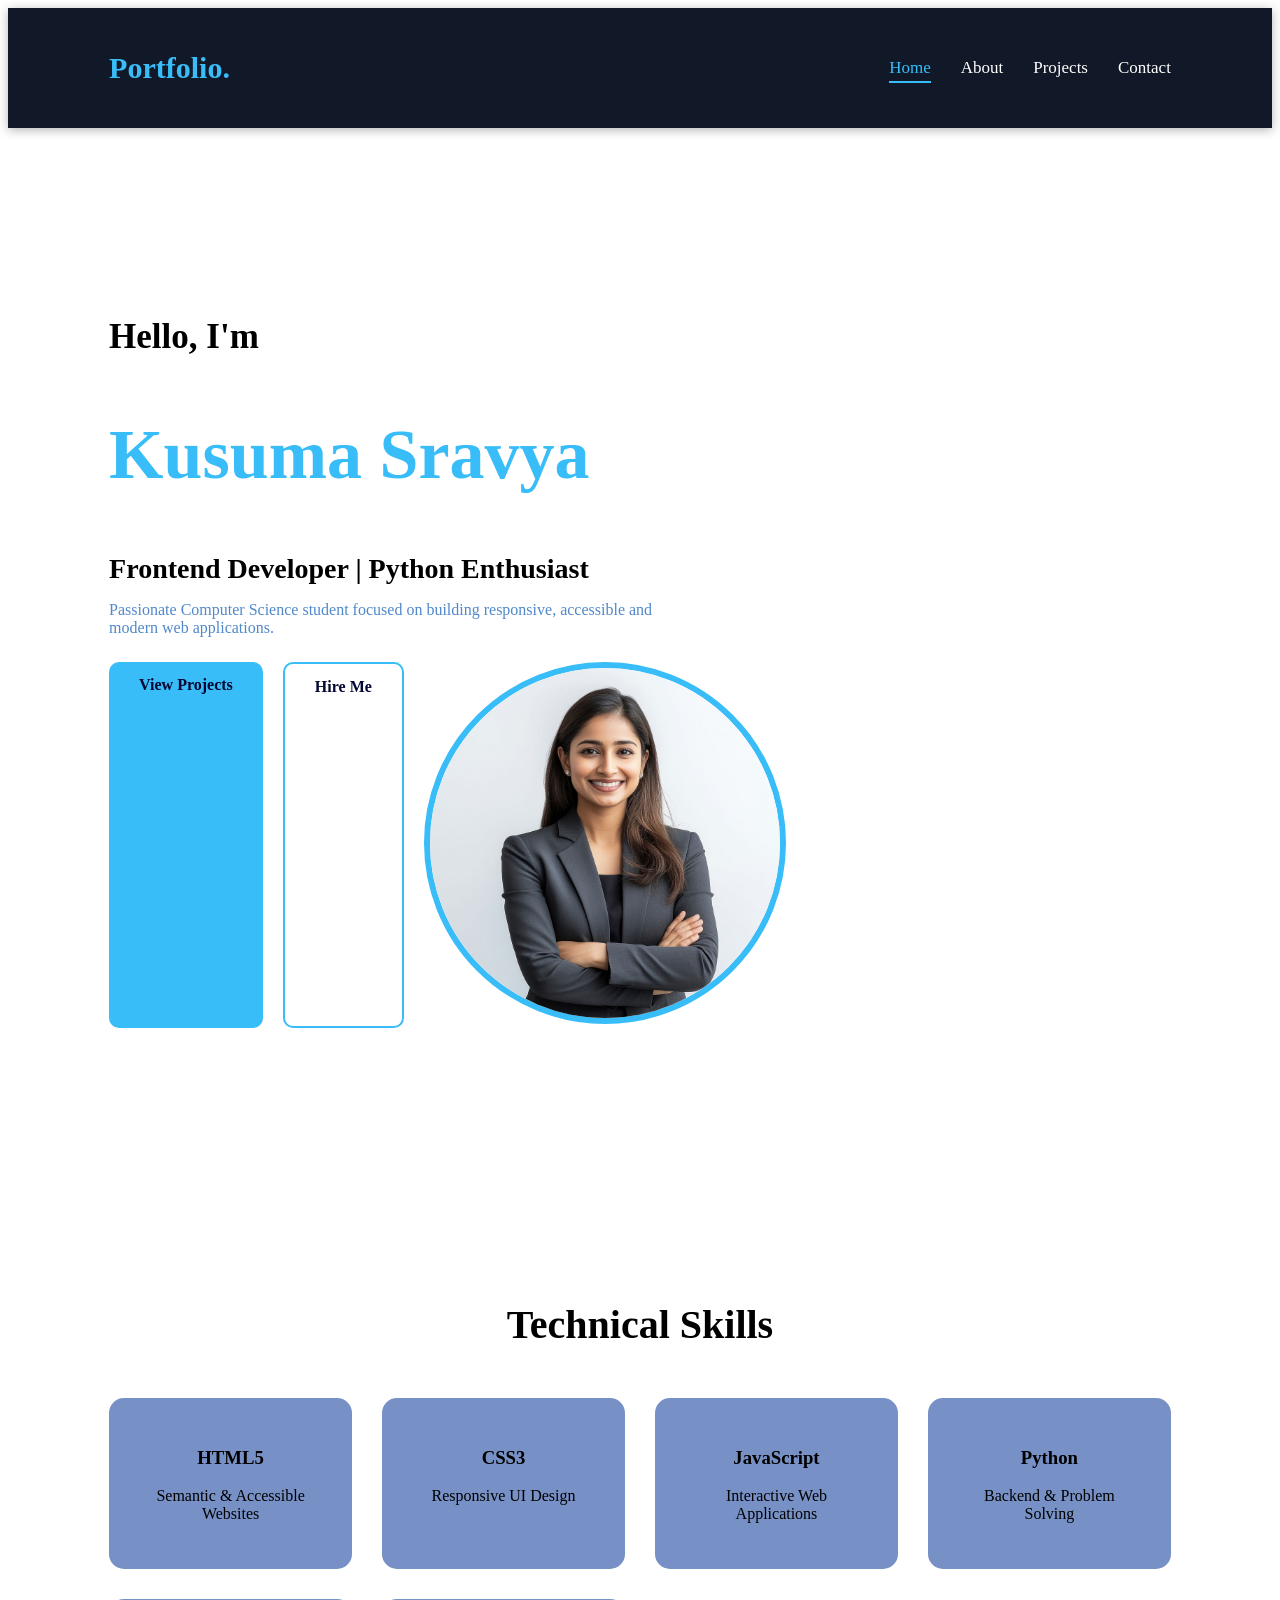
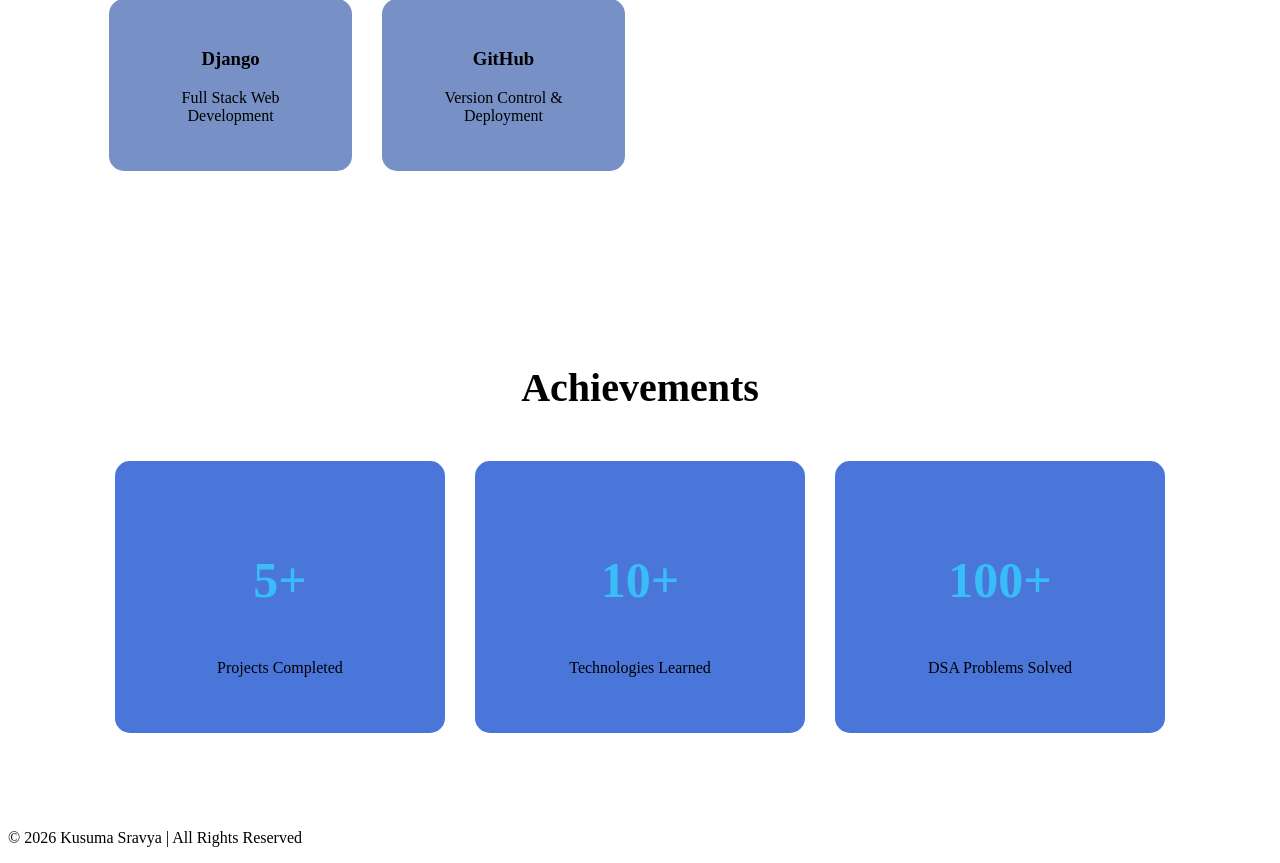
<file: index.html>
<!DOCTYPE html>
<html lang="en">
<head>
    <meta charset="UTF-8">
    <meta name="viewport" content="width=device-width, initial-scale=1.0">
    <title>Kusuma Sravya | Portfolio</title>
    <meta name="description"
        content="Fresher Portfolio Website showcasing projects, skills and achievements">
    <link rel="stylesheet" href="css/style.css">
    <link rel="preconnect" href="https://fonts.googleapis.com">
    <link href="https://fonts.googleapis.com/css2?family=Poppins:wght@300;400;500;600;700&display=swap"
        rel="stylesheet">
</head>
<body>
    <header>
        <nav aria-label="Main Navigation">
            <h1 class="logo">Portfolio.</h1>
            <ul>
                <li><a href="index.html" class="active">Home</a></li>
                <li><a href="about.html">About</a></li>
                <li><a href="projects.html">Projects</a></li>
                <li><a href="contact.html">Contact</a></li>
            </ul>
        </nav>
    </header>
    <main>
        <section class="hero">
            <div class="hero-text">
                <h2>Hello, I'm</h2>
                <h1>Kusuma Sravya</h1>
                <h3>Frontend Developer | Python Enthusiast</h3>
                <p>
                    Passionate Computer Science student focused on building
                    responsive, accessible and modern web applications.
                </p>
                <div class="hero-buttons">
                    <a href="projects.html" class="btn">View Projects</a>
                    <a href="contact.html" class="btn secondary-btn">Hire Me</a>
                </div.
            </div>
            <div class="hero-image">
                <img src="images/profile.jpg"
                    alt="Profile Picture">
            </div>
        </section>
        <section class="skills-section">
            <h2>Technical Skills</h2>
            <div class="skills-container">
                <div class="skill-card">
                    <h3>HTML5</h3>
                    <p>Semantic & Accessible Websites</p>
                </div>
                <div class="skill-card">
                    <h3>CSS3</h3>
                    <p>Responsive UI Design</p>
                </div>
                <div class="skill-card">
                    <h3>JavaScript</h3>
                    <p>Interactive Web Applications</p>
                </div>
                <div class="skill-card">
                    <h3>Python</h3>
                    <p>Backend & Problem Solving</p>
                </div>
                <div class="skill-card">
                    <h3>Django</h3>
                    <p>Full Stack Web Development</p>
                </div>
                <div class="skill-card">
                    <h3>GitHub</h3>
                    <p>Version Control & Deployment</p>
                </div>
            </div>
        </section>
        <section class="achievement-section">
            <h2>Achievements</h2>
            <div class="achievement-container">
                <div class="achievement-card">
                    <h3>5+</h3>
                    <p>Projects Completed</p>
                </div>
                <div class="achievement-card">
                    <h3>10+</h3>
                    <p>Technologies Learned</p>
                </div>
                <div class="achievement-card">
                    <h3>100+</h3>
                    <p>DSA Problems Solved</p>
                </div>
            </div>
        </section>
    </main>
    <footer>
        <p>© 2026 Kusuma Sravya | All Rights Reserved</p>
    </footer>
</body>
</html>
</file>
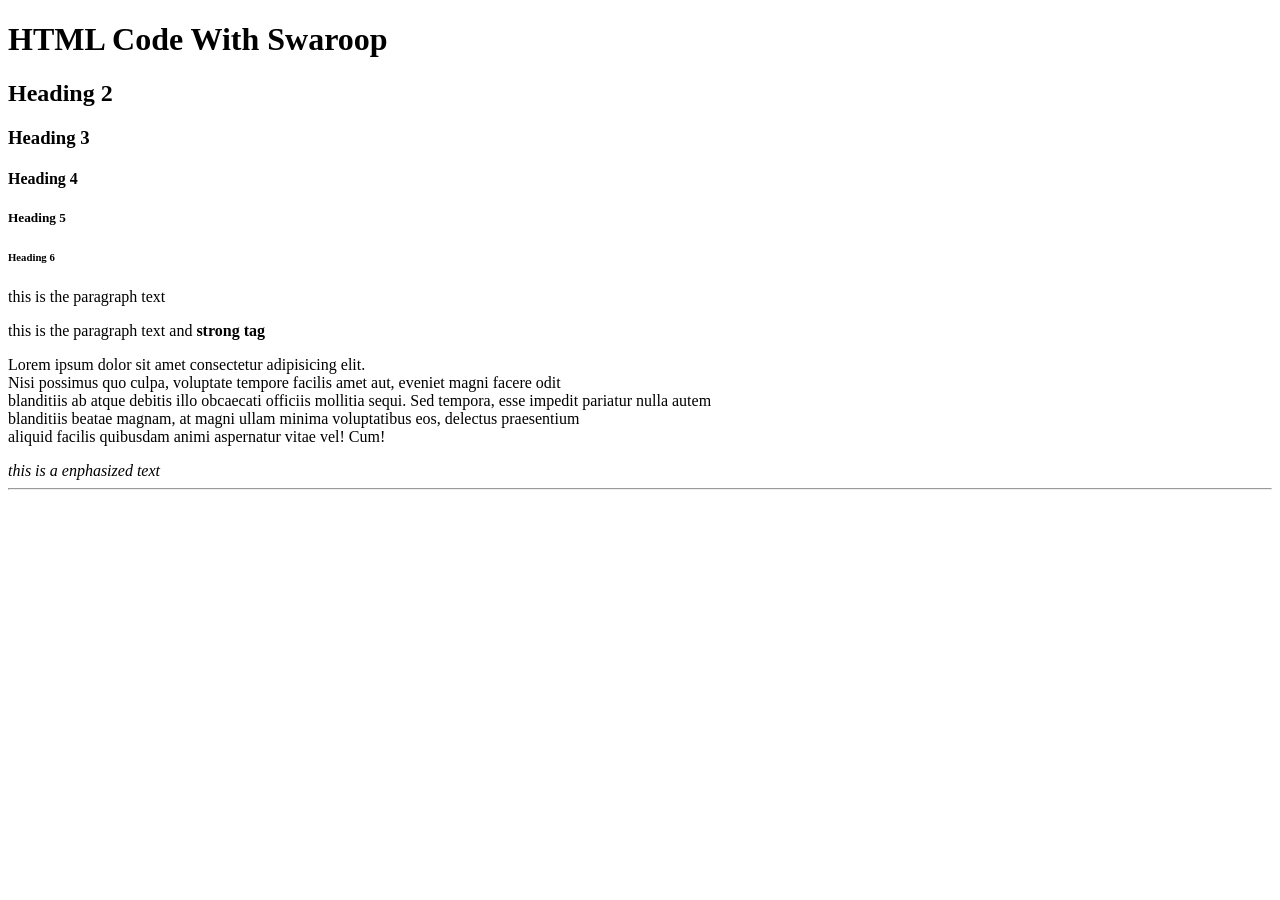
<file: 03text formating.html>
<!DOCTYPE html>
<html lang="en">
<head>
    <title>Text Formating</title>
</head>
<body>
    <h1>HTML Code With Swaroop</h1>
    <h2>Heading 2</h2>
    <h3>Heading 3</h3>
    <h4>Heading 4</h4>
    <h5>Heading 5</h5>
    <h6>Heading 6</h6>

    <p>this is the paragraph text</p>
    <p>this is the paragraph text and <strong>strong tag</strong></p>
    <p>
        Lorem ipsum dolor sit amet consectetur adipisicing elit.<br>
        Nisi possimus quo culpa, voluptate tempore facilis amet aut,
        eveniet magni facere odit<br> blanditiis ab atque debitis illo 
        obcaecati officiis mollitia sequi. Sed tempora, esse impedit
        pariatur nulla autem<br> blanditiis beatae magnam, at magni ullam
        minima voluptatibus eos, delectus praesentium<br> aliquid facilis 
        quibusdam animi aspernatur vitae vel! Cum!
    </p>
    <em>this is a enphasized text</em>
    <hr>
</body>
</html>
</file>
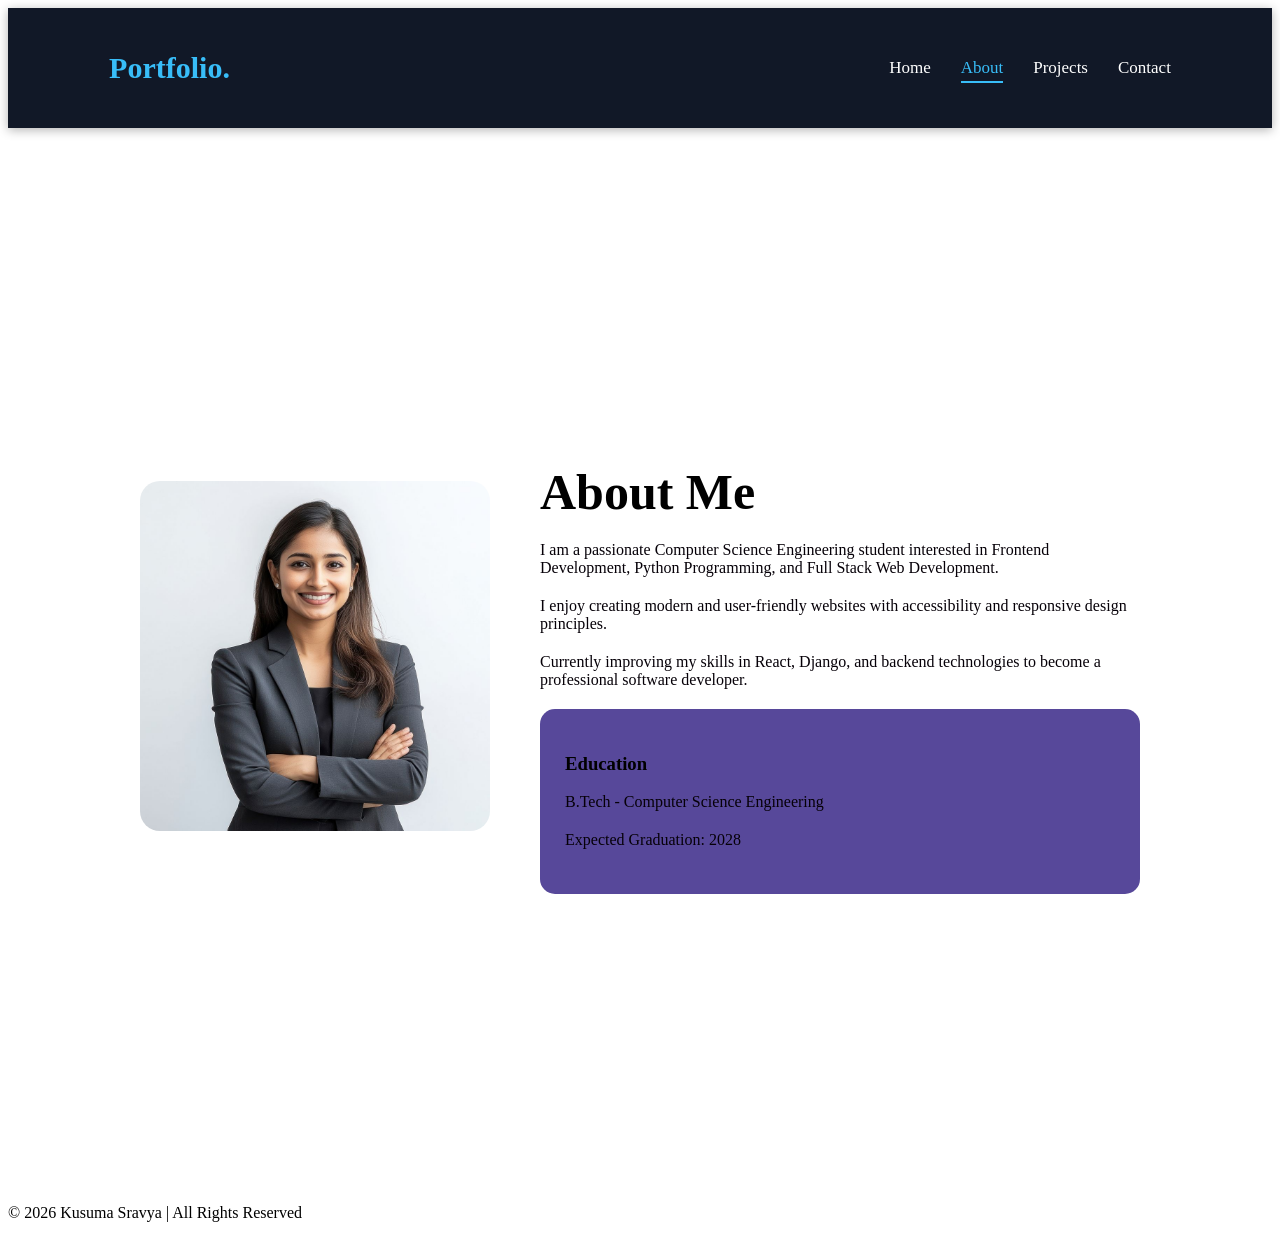
<file: about.html>
<!DOCTYPE html>
<html lang="en">
<head>
    <meta charset="UTF-8">
    <meta name="viewport"
        content="width=device-width, initial-scale=1.0">
    <title>About Me</title>
    <link rel="stylesheet" href="css/style.css">
</head>
<body>
    <header>
        <nav aria-label="Main Navigation">
            <h1 class="logo">Portfolio.</h1>
            <ul>
                <li><a href="index.html">Home</a></li>
                <li><a href="about.html" class="active">About</a></li>
                <li><a href="projects.html">Projects</a></li>
                <li><a href="contact.html">Contact</a></li>
            </ul>
        </nav>
    </header>
    <main>
        <section class="about-section">
            <div class="about-image">
                <img src="images/profile.jpg" alt="About Image">
            </div>
            <div class="about-content">
                <h2>About Me</h2>
                <p>
                    I am a passionate Computer Science Engineering student
                    interested in Frontend Development, Python Programming,
                    and Full Stack Web Development.
                </p>
                <p>
                    I enjoy creating modern and user-friendly websites
                    with accessibility and responsive design principles.
                </p>
                <p>
                    Currently improving my skills in React, Django,
                    and backend technologies to become a professional
                    software developer.
                </p>
                <div class="education-box">
                    <h3>Education</h3>
                    <p>B.Tech - Computer Science Engineering</p>
                    <p>Expected Graduation: 2028</p>
                </div>
            </div>
        </section>
    </main>
    <footer>
        <p>© 2026 Kusuma Sravya | All Rights Reserved</p>
    </footer>
</body>
</html>
</file>
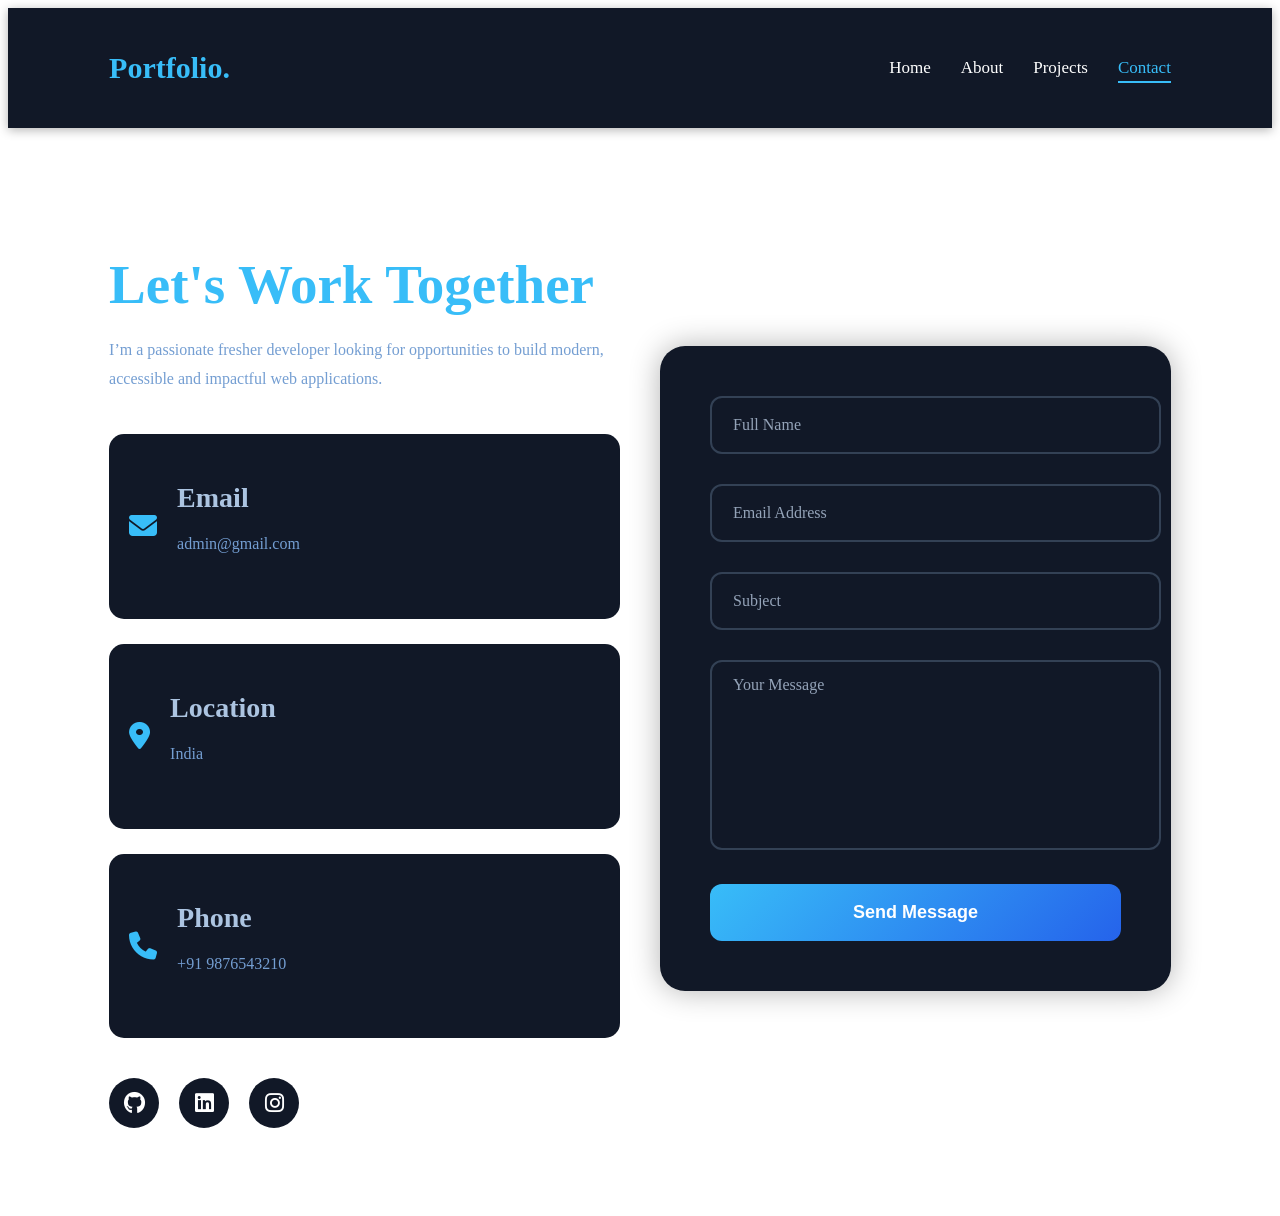
<file: contact.html>
<!DOCTYPE html>
<html lang="en">
<head>
    <meta charset="UTF-8">
    <meta name="viewport" content="width=device-width, initial-scale=1.0">
    <title>Contact Me</title>
    <link rel="stylesheet" href="css/style.css">
    <link rel="preconnect" href="https://fonts.googleapis.com">
    <link href="https://fonts.googleapis.com/css2?family=Poppins:wght@300;400;500;600;700&display=swap"
        rel="stylesheet">
    <link rel="stylesheet"
        href="https://cdnjs.cloudflare.com/ajax/libs/font-awesome/6.5.1/css/all.min.css">
</head>
<body>
    <header>
        <nav aria-label="Main Navigation">
            <h1 class="logo">Portfolio.</h1>
            <ul>
                <li><a href="index.html">Home</a></li>
                <li><a href="about.html">About</a></li>
                <li><a href="projects.html">Projects</a></li>
                <li><a href="contact.html" class="active">Contact</a></li>
            </ul>
        </nav>
    </header>
    <main>
        <section class="modern-contact">
            <div class="contact-left">
                <h2>Let's Work Together</h2>
                <p>
                    I’m a passionate fresher developer looking for
                    opportunities to build modern, accessible and
                    impactful web applications.
                </p>
                <div class="contact-details">
                    <div class="detail-box">
                        <i class="fa-solid fa-envelope"></i>
                        <div>
                            <h3>Email</h3>
                            <p>admin@gmail.com</p>
                        </div>
                    </div>
                    <div class="detail-box">
                        <i class="fa-solid fa-location-dot"></i>
                        <div>
                            <h3>Location</h3>
                            <p>India</p>
                        </div>
                    </div>
                    <div class="detail-box">
                        <i class="fa-solid fa-phone"></i>
                        <div>
                            <h3>Phone</h3>
                            <p>+91 9876543210</p>
                        </div>
                    </div>
                </div>
                <div class="social-icons">
                    <a href="#"><i class="fa-brands fa-github"></i></a>
                    <a href="#"><i class="fa-brands fa-linkedin"></i></a>
                    <a href="#"><i class="fa-brands fa-instagram"></i></a>
                </div>
            </div>
            <div class="contact-right">
                <form class="modern-form">
                    <div class="input-box">
                        <input
                            type="text"
                            required>
                        <label>Full Name</label>
                    </div>
                    <div class="input-box">
                        <input
                            type="email"
                            required>
                        <label>Email Address</label>
                    </div>
                    <div class="input-box">
                        <input
                            type="text"
                            required>
                        <label>Subject</label>
                    </div>
                    <div class="input-box textarea-box">
                        <textarea required></textarea>
                        <label>Your Message</label>
                    </div>
                    <button type="submit"
                        class="send-btn">
                        Send Message
                    </button>
                </form>
            </div>
        </section>
    </main>
</body>
</html>
</file>
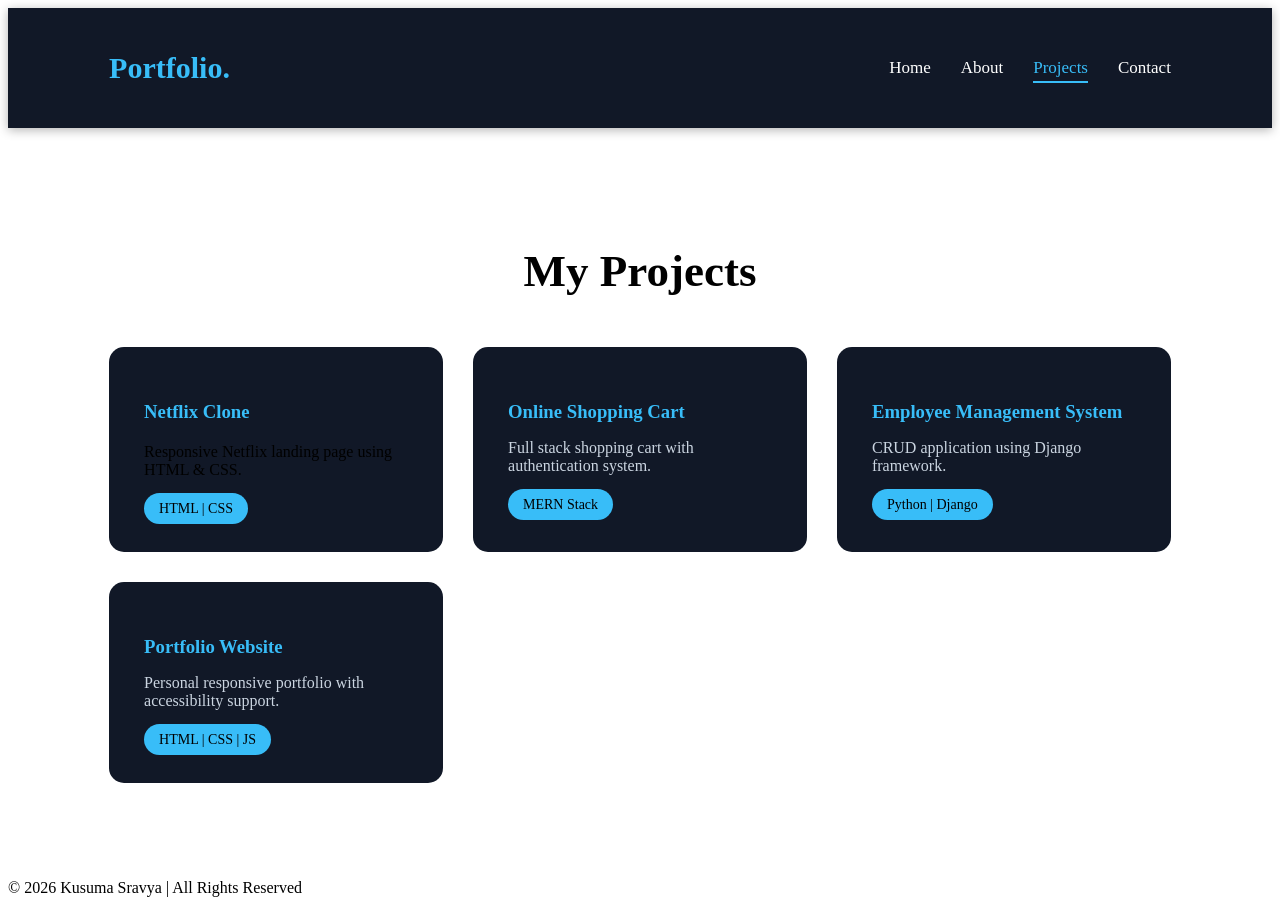
<file: projects.html>
<!DOCTYPE html>
<html lang="en">
<head>
    <meta charset="UTF-8">
    <meta name="viewport"
        content="width=device-width, initial-scale=1.0">
    <title>Projects</title>
    <link rel="stylesheet" href="css/style.css">
</head>
<body>
    <header>
        <nav aria-label="Main Navigation">
            <h1 class="logo">Portfolio.</h1>
            <ul>
                <li><a href="index.html">Home</a></li>
                <li><a href="about.html">About</a></li>
                <li><a href="projects.html" class="active">Projects</a></li>
                <li><a href="contact.html">Contact</a></li>
            </ul>
        </nav>
    </header>
    <main>
        <section class="project-section">
            <h2>My Projects</h2>
            <div class="project-container">
                <article class="project-card">
                    <h3>Netflix Clone</h3>
                    <p></p>
                        Responsive Netflix landing page using HTML & CSS.
                    </p>
                    <span>HTML | CSS</span>
                </article>
                <article class="project-card">
                    <h3>Online Shopping Cart</h3>
                    <p>
                        Full stack shopping cart with authentication system.
                    </p>
                    <span>MERN Stack</span>
                </article>
                <article class="project-card">
                    <h3>Employee Management System</h3>
                    <p>
                        CRUD application using Django framework.
                    </p>
                    <span>Python | Django</span>
                </article>
                <article class="project-card">
                    <h3>Portfolio Website</h3>
                    <p>
                        Personal responsive portfolio with accessibility support.
                    </p>
                    <span>HTML | CSS | JS</span>
                </article>
            </div>
        </section>
    </main>
    <footer>
        <p>© 2026 Kusuma Sravya | All Rights Reserved</p>
    </footer>
</body>
</html>
</file>
<file: css/style.css>
header{
    background:#111827;
    padding:18px 8%;
    position:sticky;
    top:0;
    z-index:1000;
    box-shadow:0 2px 10px rgba(0,0,0,0.3);
}
nav{
    display:flex;
    justify-content:space-between;
    align-items:center;
}
.logo{
    font-size:30px;
    font-weight:700;
    color:#38bdf8;
}
nav ul{
    display:flex;
    align-items:center;
    list-style:none;
    gap:30px;
}
nav ul li a{
    color:white;
    text-decoration:none;
    font-size:17px;
    font-weight:500;
    transition:0.3s;
    position:relative;
}
nav ul li a::after{
    content:"";
    position:absolute;
    left:0;
    bottom:-6px;
    width:0%;
    height:2px;
    background:#38bdf8;
    transition:0.3s;
}
nav ul li a:hover::after,
nav ul li a.active::after{
    width:100%;
}
nav ul li a:hover,
nav ul li a.active{
    color:#38bdf8;
}
@media(max-width:768px){

    nav{
        flex-direction:column;
        gap:15px;
    }
    nav ul{
        gap:18px;
        flex-wrap:wrap;
        justify-content:center;
    }
}
.hero{
    min-height:100vh;
    display:flex;
    justify-content:space-between;
    align-items:center;
    padding:80px 8%;
    gap:50px;
}
.hero-text h2{
    font-size:35px;
}
.hero-text h1{
    font-size:70px;
    color:#38bdf8;
}
.hero-text h3{
    margin:15px 0;
    font-size:28px;
}
.hero-text p{
    max-width:550px;
    margin-bottom:25px;
    color:#5088cc;
}
.hero-buttons{
    display:flex;
    gap:20px;
}
.btn{
    padding:14px 30px;
    background:#38bdf8;
    border-radius:10px;
    text-decoration:none;
    color:rgb(3, 6, 49);
    transition:0.3s;
    font-weight:600;
}
.btn:hover{
    transform:translateY(-5px);
}
.secondary-btn{
    background:transparent;
    border:2px solid #38bdf8;
}
.hero-image img{
    width:350px;
    border-radius:50%;
    border:6px solid #38bdf8;
    animation:float 3s infinite ease-in-out;
}
@keyframes float{
    0%{
        transform:translateY(0);
    }
    50%{
        transform:translateY(-15px);
    }
    100%{
        transform:translateY(0);
    }
}
.skills-section{
    padding:80px 8%;
}
.skills-section h2{
    text-align:center;
    margin-bottom:50px;
    font-size:40px;
}
.skills-container{
    display:grid;
    grid-template-columns:repeat(auto-fit,minmax(220px,1fr));
    gap:30px;
}
.skill-card{
    background:#7790c5;
    padding:30px;
    border-radius:15px;
    text-align:center;
    transition:0.3s;
}
.skill-card:hover{
    transform:translateY(-10px);
    box-shadow:0 0 20px rgba(56,189,248,0.3);
}
.achievement-section{
    padding:80px 8%;
}
.achievement-section h2{
    text-align:center;
    margin-bottom:50px;
    font-size:40px;
}
.achievement-container{
    display:flex;
    justify-content:center;
    gap:30px;
    flex-wrap:wrap;
}
.achievement-card{
    background:#4976d8;
    padding:40px;
    border-radius:15px;
    width:250px;
    text-align:center;
    transition:0.3s;
}
.achievement-card:hover{
    transform:scale(1.05);
}
.achievement-card h3{
    color:#38bdf8;
    font-size:50px;
}
.about-section{
    min-height:100vh;
    display:flex;
    align-items:center;
    justify-content:center;
    gap:50px;
    padding:80px 8%;
}
.about-image img{
    width:350px;
    border-radius:20px;
}
.about-content{
    max-width:600px;
}
.about-content h2{
    font-size:50px;
    margin-bottom:20px;
}
.about-content p{
    margin-bottom:20px;
    color:#060008;
}
.education-box{
    background:#57489a;
    padding:25px;
    border-radius:15px;
}
.project-section{
    padding:80px 8%;
}
.project-section h2{
    text-align:center;
    font-size:45px;
    margin-bottom:50px;
}
.project-container{
    display:grid;
    grid-template-columns:repeat(auto-fit,minmax(300px,1fr));
    gap:30px;
}
.project-card{
    background:#111827;
    padding:35px;
    border-radius:15px;
    transition:0.3s;
}
.project-card:hover{
    transform:translateY(-10px);
    box-shadow:0 0 25px rgba(56,189,248,0.3);
}
.project-card h3{
    margin-bottom:15px;
    color:#38bdf8;
}
.project-card p{
    margin-bottom:20px;
    color:#cbd5e1;
}
.project-card span{
    background:#38bdf8;
    padding:8px 15px;
    border-radius:20px;
    font-size:14px;
}
@media(max-width:900px){
    .hero,
    .about-section{
        flex-direction:column;
        text-align:center;
    }
    .hero-text h1{
        font-size:50px;
    }
    .hero-buttons{
        justify-content:center;
    }
}
.modern-contact{
    min-height:100vh;
    display:grid;
    grid-template-columns:1fr 1fr;
    gap:40px;
    padding:80px 8%;
    align-items:center;
}
.contact-left h2{
    font-size:55px;
    margin-bottom:20px;
    color:#38bdf8;
}
.contact-left h3{
    font-size:28px;
    margin-bottom:15px;
    color:#acc4e1;
}
.contact-left p{
    color:#749ed2;
    margin-bottom:40px;
    max-width:500px;
    line-height:1.8;
}
.contact-details{
    display:flex;
    flex-direction:column;
    gap:25px;
}
.detail-box{
    display:flex;
    align-items:center;
    gap:20px;
    background:#111827;
    padding:20px;
    border-radius:15px;
    transition:0.3s;
}
.detail-box:hover{
    transform:translateX(10px);
    box-shadow:0 0 20px rgba(56,189,248,0.3);
}
.detail-box i{
    font-size:28px;
    color:#38bdf8;
}
.detail-box h3{
    margin-bottom:5px;
}
.social-icons{
    margin-top:40px;
    display:flex;
    gap:20px;
}
.social-icons a{
    width:50px;
    height:50px;
    background:#111827;
    display:flex;
    justify-content:center;
    align-items:center;
    border-radius:50%;
    color:white;
    text-decoration:none;
    font-size:22px;
    transition:0.3s;
}
.social-icons a:hover{
    background:#38bdf8;
    transform:translateY(-8px);
}
.contact-right{
    background:#111827;
    padding:50px;
    border-radius:25px;
    box-shadow:0 0 30px rgba(0,0,0,0.3);
}
.modern-form{
    display:flex;
    flex-direction:column;
    gap:30px;
}
.input-box{
    position:relative;
}
.input-box input,
.input-box textarea{
    width:100%;
    padding:18px;
    background:transparent;
    border:2px solid #334155;
    border-radius:12px;
    outline:none;
    color:white;
    font-size:16px;
    transition:0.3s;
}
.input-box textarea{
    height:150px;
    resize:none;
}
.input-box label{
    position:absolute;
    top:50%;
    left:18px;
    transform:translateY(-50%);
    color:#94a3b8;
    pointer-events:none;
    transition:0.3s;
    background:#111827;
    padding:0 5px;
}
.textarea-box label{
    top:25px;
}
.input-box input:focus,
.input-box textarea:focus{
    border-color:#38bdf8;
    box-shadow:0 0 15px rgba(56,189,248,0.2);
}
.input-box input:focus~label,
.input-box input:valid~label,
.input-box textarea:focus~label,
.input-box textarea:valid~label{
    top:0;
    color:#38bdf8;
    font-size:14px;
}
.send-btn{
    padding:18px;
    border:none;
    border-radius:12px;
    background:linear-gradient(135deg,#38bdf8,#2563eb);
    color:white;
    font-size:18px;
    font-weight:600;
    cursor:pointer;
    transition:0.3s;
}
.send-btn:hover{
    transform:translateY(-5px);
    box-shadow:0 0 20px rgba(56,189,248,0.4);
}
@media(max-width:900px){

    .modern-contact{
        grid-template-columns:1fr;
    }

    .contact-left h2{
        font-size:40px;
    }

}
</file>
